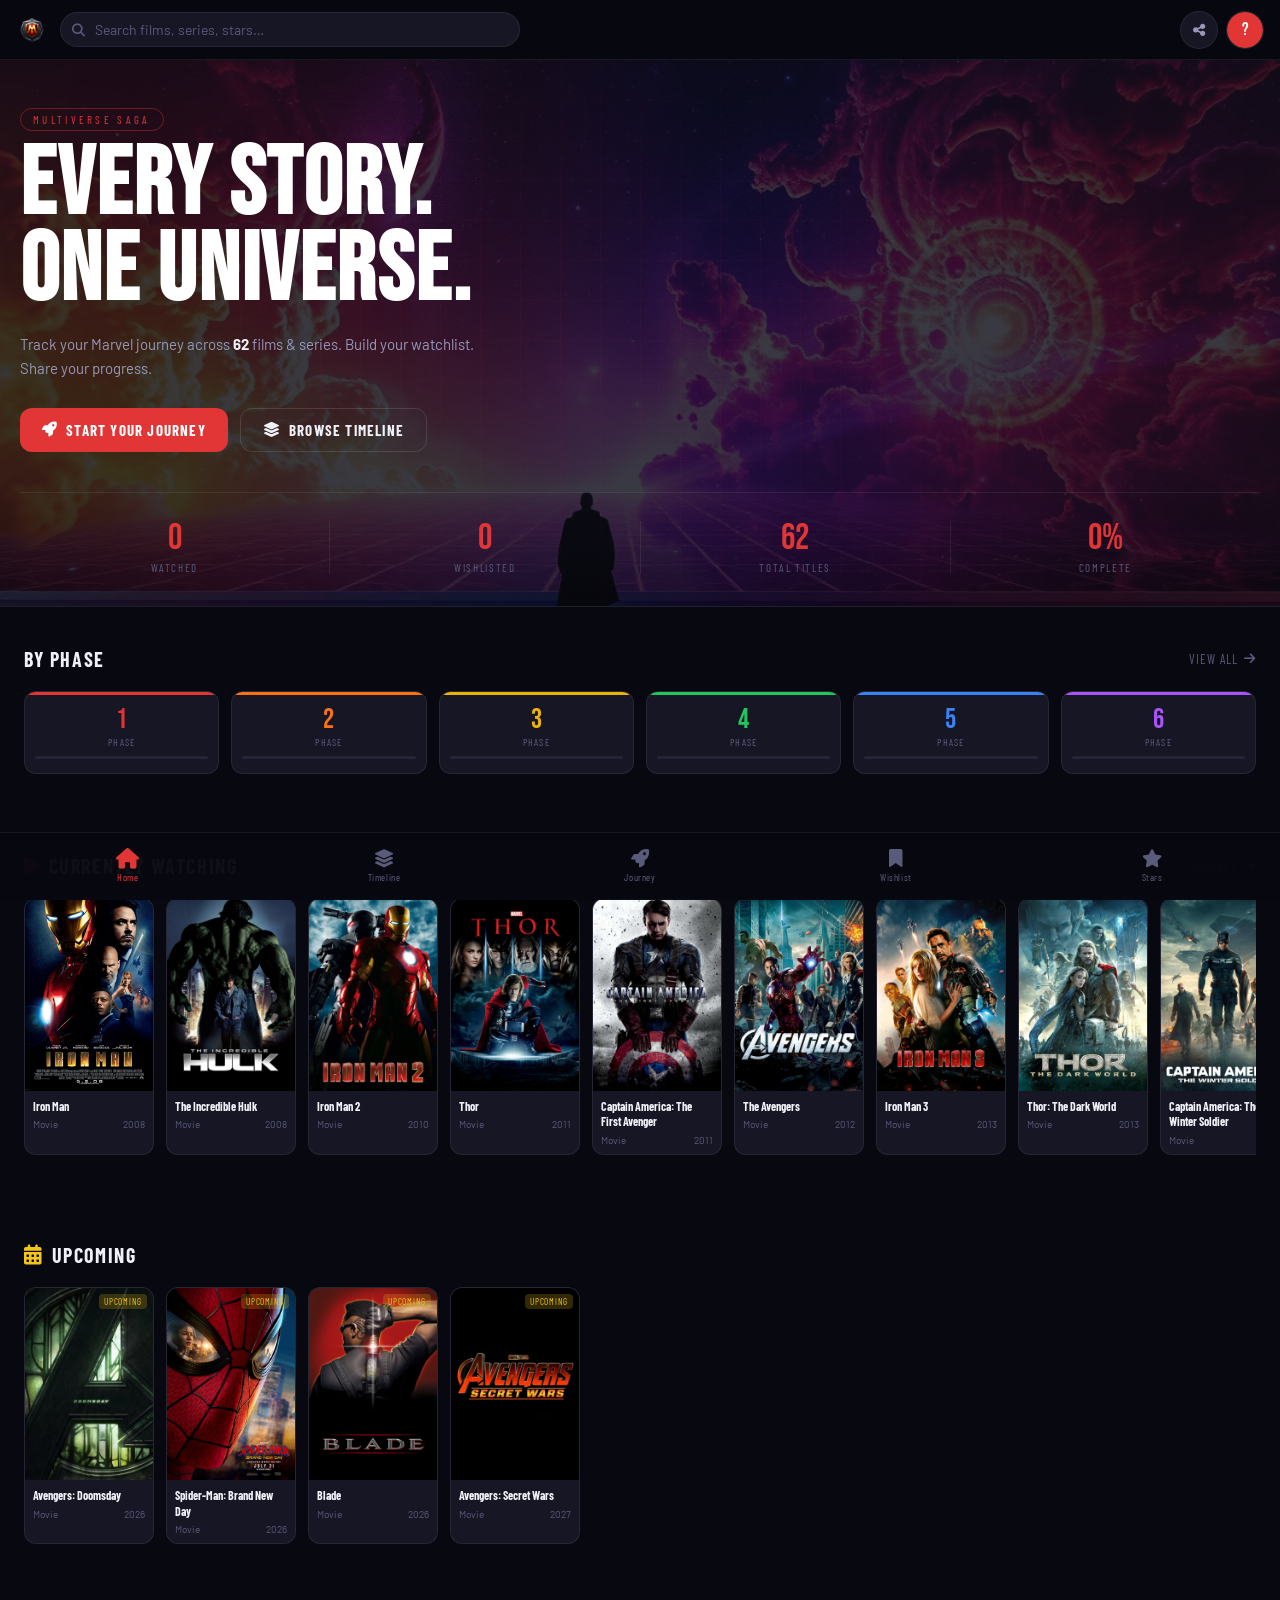
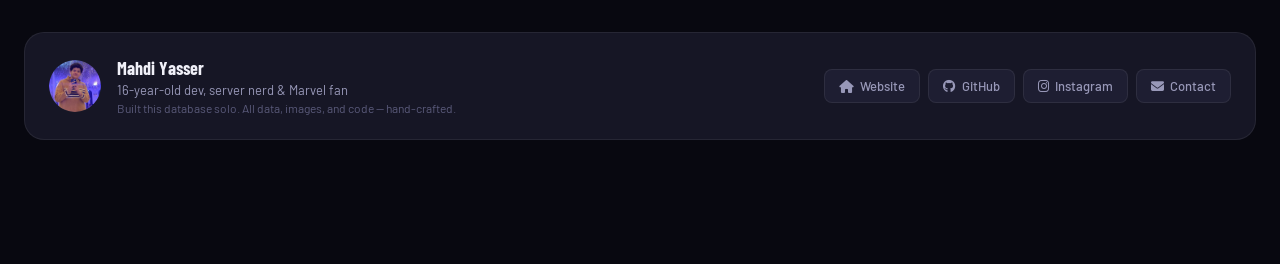
<file: index.html>
<!DOCTYPE html>
<html lang="en">
<head>
    <meta charset="UTF-8">
    <meta http-equiv="refresh" content="0; url=./app">
    <title>Redirecting...</title>
    <script type="text/javascript">
        window.location.href = "./app"
    </script>
</head>
<body>
    <p>If you are not redirected automatically, follow this <a href="./app">link to the app</a>.</p>
</body>
</html>
</file>
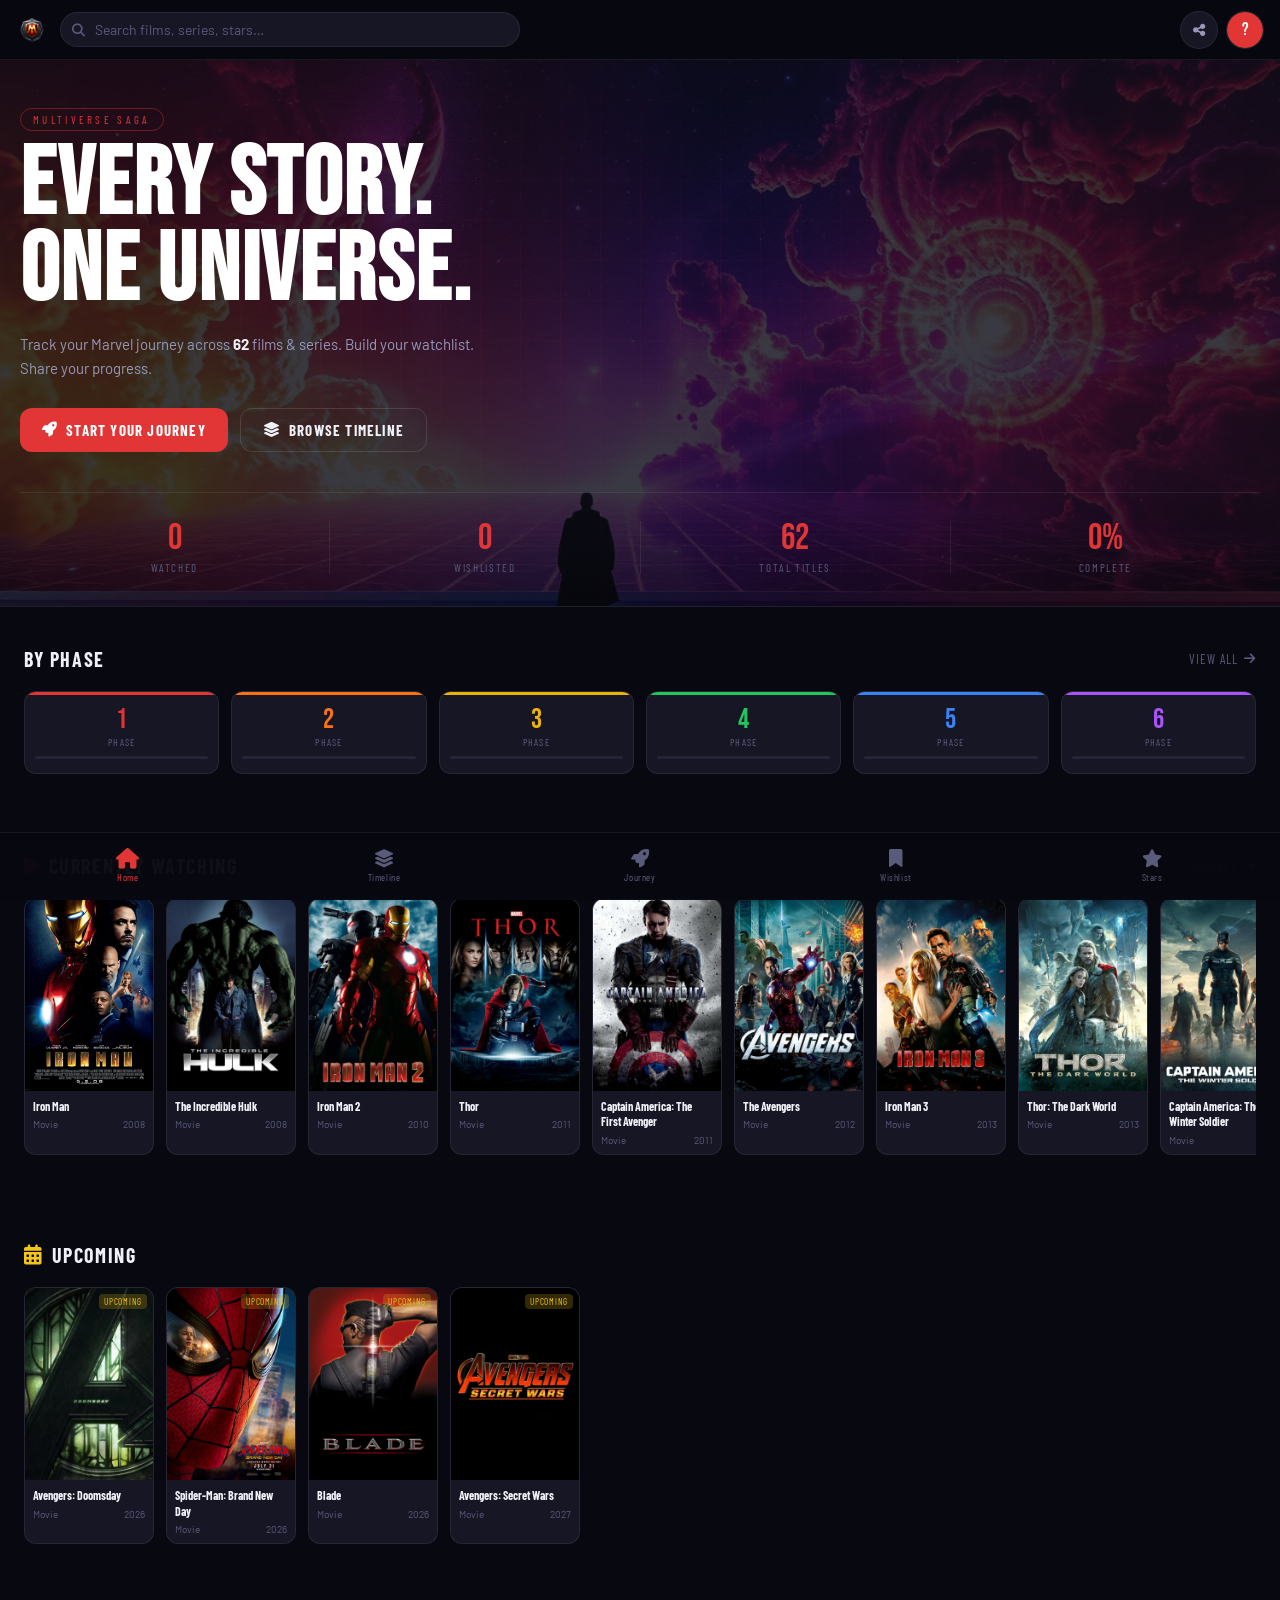
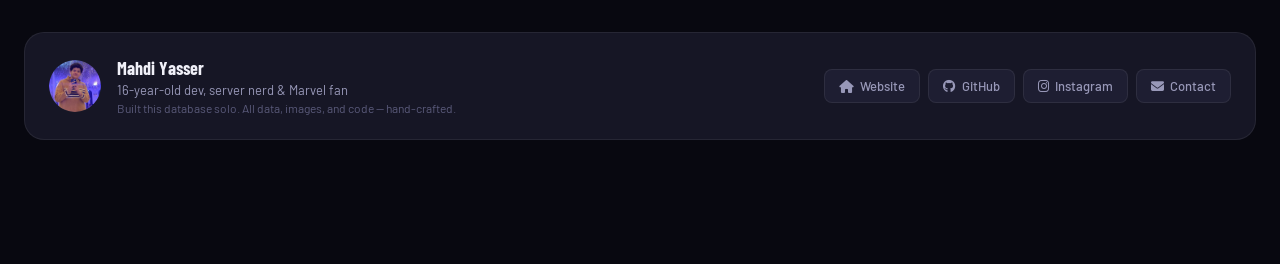
<file: app/index.html>
<!DOCTYPE html>
<html lang="en">
<head>
  <meta charset="UTF-8">
  <meta name="viewport" content="width=device-width, initial-scale=1.0, viewport-fit=cover">

  <!-- Primary Meta -->
  <title>MCU Universe — The Ultimate Marvel Tracker</title>
  <meta name="title" content="MCU Universe — The Ultimate Marvel Tracker">
  <meta name="description" content="Track every Marvel Cinematic Universe film & series. Build your watchlist, follow your journey, explore the cast. The definitive MCU database by Mahdi Yasser.">
  <meta name="author" content="Mahdi Yasser">
  <meta name="robots" content="index, follow">
  <meta name="keywords" content="MCU, Marvel, Cinematic Universe, Iron Man, Avengers, Disney+, tracker, watchlist, movies, series, Mahdi Yasser, Mahdi Yasser MCU">
  <meta name="theme-color" content="#0a0a0f">

  <!-- Open Graph -->
  <meta property="og:type" content="website">
  <meta property="og:url" content="https://mcu.mahdiyasser.com/app/">
  <meta property="og:title" content="MCU Universe — The Ultimate Marvel Tracker">
  <meta property="og:description" content="Track every MCU film & series. Build your watchlist, follow your journey, explore the cast. The definitive MCU database.">
  <meta property="og:image" content="https://mcu.mahdiyasser.com/assets/app/banner.png">
  <meta property="og:image:width" content="1200">
  <meta property="og:image:height" content="630">
  <meta property="og:site_name" content="MCU Universe">

  <!-- Twitter Card -->
  <meta name="twitter:card" content="summary_large_image">
  <meta name="twitter:url" content="https://mcu.mahdiyasser.com/app/">
  <meta name="twitter:title" content="MCU Universe — The Ultimate Marvel Tracker">
  <meta name="twitter:description" content="Track every MCU film & series. Build your watchlist, follow your journey, explore the cast.">
  <meta name="twitter:image" content="https://mcu.mahdiyasser.com/assets/app/banner.png">

  <!-- Canonical -->
  <link rel="canonical" href="https://mcu.mahdiyasser.com/app/">

  <!-- Favicon -->
  <link rel="icon" href="/favicon.ico">
  <link rel="apple-touch-icon" href="/favicon.ico">
  <link rel="shortcut icon" href="/favicon.ico">

  <!-- JSON-LD -->
  <script type="application/ld+json">
  {
    "@context": "https://schema.org",
    "@type": "WebSite",
    "name": "MCU Universe",
    "url": "https://mcu.mahdiyasser.com/",
    "description": "The definitive MCU tracker — films, series, cast, and your personal watching journey.",
    "author": {
      "@type": "Person",
      "name": "Mahdi Yasser",
      "url": "https://mahdiyasser.com/"
    }
  }
  </script>

  <!-- Fonts -->
  <link rel="preconnect" href="https://fonts.googleapis.com">
  <link rel="preconnect" href="https://fonts.gstatic.com" crossorigin>
  <link href="https://fonts.googleapis.com/css2?family=Bebas+Neue&family=Barlow:ital,wght@0,300;0,400;0,500;0,600;0,700;1,300;1,400&family=Barlow+Condensed:wght@300;400;500;600;700;800&display=swap" rel="stylesheet">

  <!-- Font Awesome -->
  <link rel="stylesheet" href="https://cdnjs.cloudflare.com/ajax/libs/font-awesome/6.5.1/css/all.min.css">

  <link rel="stylesheet" href="style.css">
</head>
<body>

<!-- ========== LOADING SCREEN ========== -->
<div id="loader">
  <div class="loader-inner">
    <div class="loader-arc"></div>
    <div class="loader-text">INITIALIZING</div>
    <div class="loader-sub">Marvel Cinematic Universe Database</div>
  </div>
</div>

<!-- ========== ACCOUNT PANEL ========== -->
<div id="account-panel" class="panel hidden">
  <div class="panel-backdrop" onclick="closePanel('account-panel')"></div>
  <div class="panel-box">
    <button class="panel-close" onclick="closePanel('account-panel')"><i class="fa-solid fa-xmark"></i></button>
    <div class="panel-header">
      <div class="panel-icon"><i class="fa-solid fa-user-shield"></i></div>
      <h2>Your Profile</h2>
    </div>
    <div id="account-content"></div>
  </div>
</div>

<!-- ========== IMPORT PANEL ========== -->
<div id="import-panel" class="panel hidden">
  <div class="panel-backdrop"></div>
  <div class="panel-box">
    <div class="panel-header">
      <div class="panel-icon import-icon"><i class="fa-solid fa-cloud-arrow-down"></i></div>
      <h2>Import Profile</h2>
      <p>Load this profile as your own on this device</p>
    </div>
    <div id="import-content"></div>
  </div>
</div>

<!-- ========== SHARE PANEL ========== -->
<div id="share-panel" class="panel hidden">
  <div class="panel-backdrop" onclick="closePanel('share-panel')"></div>
  <div class="panel-box">
    <button class="panel-close" onclick="closePanel('share-panel')"><i class="fa-solid fa-xmark"></i></button>
    <div class="panel-header">
      <div class="panel-icon share-icon"><i class="fa-solid fa-share-nodes"></i></div>
      <h2>Share Your Journey</h2>
      <p>Anyone with this link can view your progress</p>
    </div>
    <div id="share-content"></div>
  </div>
</div>

<!-- ========== DETAIL PANEL ========== -->
<div id="detail-panel" class="panel hidden">
  <div class="panel-backdrop" onclick="closePanel('detail-panel')"></div>
  <div class="panel-box panel-box--wide">
    <button class="panel-back hidden" id="detail-back-btn" onclick="modalGoBack()"><i class="fa-solid fa-arrow-left"></i></button>
    <button class="panel-close" onclick="closePanel('detail-panel')"><i class="fa-solid fa-xmark"></i></button>
    <div id="detail-content"></div>
  </div>
</div>

<!-- ========== STAR PANEL ========== -->
<div id="star-panel" class="panel hidden">
  <div class="panel-backdrop" onclick="closePanel('star-panel')"></div>
  <div class="panel-box">
    <button class="panel-back hidden" id="star-back-btn" onclick="modalGoBack()"><i class="fa-solid fa-arrow-left"></i></button>
    <button class="panel-close" onclick="closePanel('star-panel')"><i class="fa-solid fa-xmark"></i></button>
    <div id="star-content"></div>
  </div>
</div>

<!-- ========== TOAST ========== -->
<div id="toast-container"></div>

<!-- ========== HEADER ========== -->
<header id="site-header">
  <div class="header-inner">
    <a class="header-logo" href="#" onclick="switchTab('home'); return false;">
      <img src="/assets/app/logo.png" alt="MCU Universe" class="header-logo-img">
    </a>

    <div class="header-search-wrap" id="header-search-wrap">
      <i class="fa-solid fa-magnifying-glass search-icon"></i>
      <input type="text" id="global-search" placeholder="Search films, series, stars…" autocomplete="off">
      <div id="search-results-drop" class="search-drop hidden"></div>
    </div>

    <div class="header-actions">
      <button class="hdr-btn" onclick="openSharePanel()" title="Share Your Journey">
        <i class="fa-solid fa-share-nodes"></i>
      </button>
      <button class="hdr-btn hdr-account" onclick="openAccountPanel()" title="Profile">
        <span id="hdr-avatar"></span>
      </button>
    </div>
  </div>
</header>

<!-- ========== MAIN ========== -->
<main id="app">

  <!-- ===== TAB: HOME ===== -->
  <section id="tab-home" class="tab-section active">
    <div class="hero-banner">
      <div class="hero-banner-bg"></div>
    <div class="hero-bg-grid"></div>
      <div class="hero-content">
        <div class="hero-eyebrow"><span class="phase-badge">MULTIVERSE SAGA</span></div>
        <h1 class="hero-title">EVERY STORY.<br>ONE UNIVERSE.</h1>
        <p class="hero-sub">Track your Marvel journey across <strong id="hero-total">0</strong> films & series. Build your watchlist. Share your progress.</p>
        <div class="hero-cta-row">
          <button class="btn-primary" onclick="switchTab('journey')">
            <i class="fa-solid fa-rocket"></i> Start Your Journey
          </button>
          <button class="btn-ghost" onclick="switchTab('timeline')">
            <i class="fa-solid fa-layer-group"></i> Browse Timeline
          </button>
        </div>
      </div>
      <div class="hero-stats-row">
        <div class="hero-stat">
          <span id="stat-watched" class="stat-num">0</span>
          <span class="stat-label">Watched</span>
        </div>
        <div class="hero-stat">
          <span id="stat-wishlist" class="stat-num">0</span>
          <span class="stat-label">Wishlisted</span>
        </div>
        <div class="hero-stat">
          <span id="stat-total-home" class="stat-num">0</span>
          <span class="stat-label">Total Titles</span>
        </div>
        <div class="hero-stat">
          <span id="stat-pct" class="stat-num">0%</span>
          <span class="stat-label">Complete</span>
        </div>
      </div>
    </div>

    <!-- Quick Phase Overview -->
    <div class="section-wrap">
      <div class="section-header">
        <h2 class="section-title">By Phase</h2>
        <button class="section-link" onclick="switchTab('timeline')">View All <i class="fa-solid fa-arrow-right"></i></button>
      </div>
      <div id="phase-overview" class="phase-overview-grid"></div>
    </div>

    <!-- Currently Watching -->
    <div class="section-wrap" id="currently-watching-section">
      <div class="section-header">
        <h2 class="section-title"><i class="fa-solid fa-play txt-red"></i> Currently Watching</h2>
        <button class="section-link" onclick="switchTab('journey')">Journey <i class="fa-solid fa-arrow-right"></i></button>
      </div>
      <div id="currently-watching-list" class="cards-row"></div>
    </div>

    <!-- New & Upcoming -->
    <div class="section-wrap">
      <div class="section-header">
        <h2 class="section-title"><i class="fa-solid fa-calendar-days txt-gold"></i> Upcoming</h2>
      </div>
      <div id="upcoming-list" class="cards-row"></div>
    </div>

    <!-- About / Made By -->
    <div class="section-wrap">
      <div class="about-footer-card">
        <div class="afc-left">
          <img src="/assets/app/me.png" alt="Mahdi Yasser" class="afc-avatar afc-avatar-img">
          <div class="afc-text">
            <span class="afc-name">Mahdi Yasser</span>
            <span class="afc-role">16-year-old dev, server nerd &amp; Marvel fan <i class="fa-solid fa-spider"></i></span>
            <span class="afc-bio">Built this database solo. All data, images, and code — hand-crafted.</span>
          </div>
        </div>
        <div class="afc-links">
          <a href="https://mahdiyasser.com" target="_blank" class="afc-btn"><i class="fa-solid fa-house"></i> Website</a>
          <a href="https://github.com/Mahdiyasser" target="_blank" class="afc-btn"><i class="fa-brands fa-github"></i> GitHub</a>
          <a href="https://www.instagram.com/mahdiyasser1/" target="_blank" class="afc-btn"><i class="fa-brands fa-instagram"></i> Instagram</a>
          <a href="https://mahdiyasser.com/contact/" target="_blank" class="afc-btn afc-btn--red"><i class="fa-solid fa-envelope"></i> Contact</a>
        </div>
      </div>
    </div>
  </section>

  <!-- ===== TAB: TIMELINE ===== -->
  <section id="tab-timeline" class="tab-section">
    <div class="tab-hero-mini">
      <h1>MCU TIMELINE</h1>
      <p>Every title — in release or chronological order</p>
    </div>

    <div class="timeline-controls">
      <div class="order-toggle">
        <button class="order-btn active" id="btn-release" onclick="setOrder('release')">Release Order</button>
        <button class="order-btn" id="btn-chrono" onclick="setOrder('chrono')">Chronological</button>
      </div>
      <div class="filter-row">
        <!-- Filter buttons are injected from app.json timeline_filters -->
      </div>
    </div>

    <div id="timeline-phases" class="timeline-phases-wrap"></div>
  </section>

  <!-- ===== TAB: JOURNEY ===== -->
  <section id="tab-journey" class="tab-section">
    <div class="tab-hero-mini journey-hero-mini">
      <div class="journey-hero-content">
        <h1>YOUR JOURNEY</h1>
        <p>Track progress like a game. Level up through the MCU.</p>
      </div>
      <div class="journey-xp-bar-wrap">
        <div class="journey-level-badge" id="journey-level-badge">LVL 1</div>
        <div class="journey-xp-info">
          <span id="journey-xp-label">0 XP</span>
          <span id="journey-xp-next">Next: Recruit</span>
        </div>
        <div class="xp-bar-outer">
          <div class="xp-bar-inner" id="xp-bar-inner"></div>
        </div>
        <div class="journey-rank-name" id="journey-rank-name">Civilian</div>
      </div>
    </div>

    <!-- Journey Achievements -->
    <div class="section-wrap">
      <div class="section-header">
        <h2 class="section-title"><i class="fa-solid fa-trophy txt-gold"></i> Achievements</h2>
      </div>
      <div id="achievements-grid" class="achievements-grid"></div>
    </div>

    <!-- Journey Stats -->
    <div class="section-wrap">
      <div class="section-header">
        <h2 class="section-title"><i class="fa-solid fa-chart-bar txt-red"></i> Your Stats</h2>
      </div>
      <div id="journey-stats-grid" class="journey-stats-grid"></div>
    </div>

    <!-- Watch Queue -->
    <div class="section-wrap">
      <div class="section-header">
        <h2 class="section-title"><i class="fa-solid fa-list-check"></i> Watch Queue</h2>
        <button class="section-link" onclick="openNextToWatch()">Suggest Next <i class="fa-solid fa-wand-sparkles"></i></button>
      </div>
      <div id="watch-queue" class="timeline-phases-wrap"></div>
    </div>
  </section>

  <!-- ===== TAB: WISHLIST ===== -->
  <section id="tab-wishlist" class="tab-section">
    <div class="tab-hero-mini">
      <h1>WISHLIST</h1>
      <p>Titles you want to watch</p>
    </div>
    <div class="section-wrap">
      <div id="wishlist-grid" class="cards-grid-main"></div>
      <div id="wishlist-empty" class="empty-state hidden">
        <i class="fa-solid fa-bookmark"></i>
        <p>No wishlist items yet.</p>
        <small>Browse the Timeline and hit the bookmark button to add titles.</small>
      </div>
    </div>
  </section>

  <!-- ===== TAB: STARS ===== -->
  <section id="tab-stars" class="tab-section">
    <div class="tab-hero-mini">
      <h1>CAST & CREW</h1>
      <p id="stars-tab-count">Cast &amp; crew of the Marvel universe</p>
    </div>
    <div class="stars-controls">
      <input type="text" id="stars-search" placeholder="Search cast & crew…" oninput="filterStars(this.value)">
    </div>
    <div id="stars-grid" class="stars-grid"></div>
  </section>

</main>

<!-- ========== BOTTOM NAV ========== -->
<nav id="bottom-nav">
  <button class="nav-btn active" data-tab="home" onclick="switchTab('home')">
    <i class="fa-solid fa-house"></i>
    <span>Home</span>
  </button>
  <button class="nav-btn" data-tab="timeline" onclick="switchTab('timeline')">
    <i class="fa-solid fa-layer-group"></i>
    <span>Timeline</span>
  </button>
  <button class="nav-btn" data-tab="journey" onclick="switchTab('journey')">
    <i class="fa-solid fa-rocket"></i>
    <span>Journey</span>
  </button>
  <button class="nav-btn" data-tab="wishlist" onclick="switchTab('wishlist')">
    <i class="fa-solid fa-bookmark"></i>
    <span>Wishlist</span>
    <span id="wishlist-badge" class="nav-badge hidden">0</span>
  </button>
  <button class="nav-btn" data-tab="stars" onclick="switchTab('stars')">
    <i class="fa-solid fa-star"></i>
    <span>Stars</span>
  </button>
</nav>

<script src="script.js"></script>
</body>
</html>
</file>
<file: app/style.css>
/* =====================================================
   MCU UNIVERSE — style.css
   Author: Mahdi Yasser
   ===================================================== */

/* ── Variables ── */
:root {
  --red: #e23636;
  --red-dark: #b01e1e;
  --red-glow: rgba(226,54,54,0.35);
  --gold: #f5c518;
  --gold-dim: rgba(245,197,24,0.2);
  --blue: #1a8fe3;
  --blue-dim: rgba(26,143,227,0.2);
  --bg: #080810;
  --bg2: #0e0e1a;
  --bg3: #141428;
  --surface: #161625;
  --surface2: #1e1e32;
  --surface3: #242438;
  --border: rgba(255,255,255,0.07);
  --border2: rgba(255,255,255,0.12);
  --text: #f0f0f8;
  --text2: #9898b8;
  --text3: #5a5a7a;
  --white: #ffffff;
  --green: #22c55e;
  --orange: #f97316;
  --purple: #a855f7;

  /* Phase colors */
  --phase1: #e23636;
  --phase2: #f97316;
  --phase3: #eab308;
  --phase4: #22c55e;
  --phase5: #3b82f6;
  --phase6: #a855f7;

  --radius: 12px;
  --radius-sm: 8px;
  --radius-lg: 20px;
  --nav-h: 68px;
  --header-h: 60px;
  --transition: 0.22s cubic-bezier(0.4,0,0.2,1);
}

/* ── Reset ── */
*, *::before, *::after { box-sizing: border-box; margin: 0; padding: 0; }
html { scroll-behavior: smooth; font-size: 16px; }
body {
  font-family: 'Barlow', sans-serif;
  background: var(--bg);
  color: var(--text);
  min-height: 100dvh;
  overflow-x: hidden;
  padding-bottom: calc(var(--nav-h) + 16px);
  padding-top: var(--header-h);
}
a { color: inherit; text-decoration: none; }
img { display: block; max-width: 100%; }
button { cursor: pointer; border: none; background: none; font-family: inherit; color: inherit; }
input, textarea { font-family: inherit; }

/* ── Typography ── */
.font-display { font-family: 'Bebas Neue', sans-serif; letter-spacing: 0.04em; }
.font-condensed { font-family: 'Barlow Condensed', sans-serif; }

/* ── Utility ── */
.hidden { display: none !important; }
.txt-red { color: var(--red); }
.txt-gold { color: var(--gold); }
.txt-blue { color: var(--blue); }
.txt-green { color: var(--green); }

/* ============================================================
   LOADER
   ============================================================ */
#loader {
  position: fixed; inset: 0; z-index: 9999;
  background: var(--bg);
  display: flex; align-items: center; justify-content: center;
  transition: opacity 0.5s ease, visibility 0.5s ease;
}
#loader.fade-out { opacity: 0; visibility: hidden; pointer-events: none; }
.loader-inner { text-align: center; }
.loader-arc {
  width: 64px; height: 64px;
  border: 3px solid var(--surface3);
  border-top-color: var(--red);
  border-radius: 50%;
  margin: 0 auto 20px;
  animation: spin 0.8s linear infinite;
}
@keyframes spin { to { transform: rotate(360deg); } }
.loader-text {
  font-family: 'Bebas Neue', sans-serif;
  font-size: 22px;
  letter-spacing: 0.3em;
  color: var(--red);
}
.loader-sub {
  font-family: 'Barlow Condensed', sans-serif;
  font-size: 12px;
  letter-spacing: 0.2em;
  color: var(--text3);
  margin-top: 6px;
}

/* ============================================================
   HEADER
   ============================================================ */
#site-header {
  position: fixed; top: 0; left: 0; right: 0; z-index: 100;
  height: var(--header-h);
  background: rgba(8,8,16,0.95);
  border-bottom: 1px solid var(--border);
}
.header-inner {
  max-width: 1400px;
  margin: 0 auto;
  height: 100%;
  display: flex; align-items: center; gap: 12px;
  padding: 0 16px;
}
.header-logo {
  display: flex; align-items: baseline; gap: 3px;
  flex-shrink: 0;
}
.header-logo-img {
  height: 32px;
  width: auto;
  display: block;
  object-fit: contain;
}
.logo-m {
  font-family: 'Bebas Neue', sans-serif;
  font-size: 28px;
  color: var(--red);
  line-height: 1;
}
.logo-cu {
  font-family: 'Bebas Neue', sans-serif;
  font-size: 28px;
  color: var(--white);
  line-height: 1;
}
.logo-tag {
  font-family: 'Barlow Condensed', sans-serif;
  font-size: 10px;
  letter-spacing: 0.25em;
  color: var(--text3);
  margin-left: 6px;
  align-self: center;
}
.header-search-wrap {
  flex: 1;
  max-width: 460px;
  position: relative;
}
.search-icon {
  position: absolute; left: 12px; top: 50%; transform: translateY(-50%);
  color: var(--text3); font-size: 13px; pointer-events: none;
}
#global-search {
  width: 100%;
  background: var(--surface);
  border: 1px solid var(--border);
  border-radius: 100px;
  padding: 8px 14px 8px 34px;
  font-size: 14px;
  color: var(--text);
  outline: none;
  transition: border-color var(--transition);
}
#global-search:focus { border-color: var(--red); }
#global-search::placeholder { color: var(--text3); }
.search-drop {
  position: absolute; top: calc(100% + 6px); left: 0; right: 0;
  background: var(--surface2);
  border: 1px solid var(--border2);
  border-radius: var(--radius);
  overflow: hidden;
  z-index: 200;
  max-height: 380px;
  overflow-y: auto;
}
.search-item {
  display: flex; align-items: center; gap: 10px;
  padding: 10px 14px;
  cursor: pointer;
  transition: background var(--transition);
  border-bottom: 1px solid var(--border);
}
.search-item:last-child { border-bottom: none; }
.search-item:hover { background: var(--surface3); }
.search-item-img {
  width: 36px; height: 52px;
  border-radius: 4px;
  object-fit: cover;
  background: var(--surface3);
  flex-shrink: 0;
}
.search-item-img.star-thumb {
  width: 36px; height: 36px;
  border-radius: 50%;
}
.search-item-info { flex: 1; min-width: 0; }
.search-item-title {
  font-size: 13px; font-weight: 600;
  white-space: nowrap; overflow: hidden; text-overflow: ellipsis;
}
.search-item-sub { font-size: 11px; color: var(--text3); margin-top: 2px; }
.search-type-tag {
  font-family: 'Barlow Condensed', sans-serif;
  font-size: 10px; letter-spacing: 0.15em;
  padding: 2px 6px;
  border-radius: 4px;
  text-transform: uppercase;
  flex-shrink: 0;
}
.tag-movie { background: rgba(226,54,54,0.2); color: var(--red); }
.tag-series { background: rgba(26,143,227,0.2); color: var(--blue); }
.tag-special { background: rgba(245,197,24,0.2); color: var(--gold); }
.tag-star { background: rgba(168,85,247,0.2); color: var(--purple); }

.header-actions { display: flex; align-items: center; gap: 8px; margin-left: auto; }
.hdr-btn {
  width: 38px; height: 38px;
  display: flex; align-items: center; justify-content: center;
  border-radius: 50%;
  background: var(--surface);
  border: 1px solid var(--border);
  font-size: 14px;
  color: var(--text2);
  transition: all var(--transition);
}
.hdr-btn:hover { border-color: var(--red); color: var(--red); }
.hdr-account { overflow: hidden; }
#hdr-avatar {
  width: 36px; height: 36px;
  display: flex; align-items: center; justify-content: center;
  font-family: 'Bebas Neue', sans-serif;
  font-size: 18px;
  color: var(--white);
  background: var(--red);
  border-radius: 50%;
}

/* ============================================================
   BOTTOM NAV
   ============================================================ */
#bottom-nav {
  position: fixed; bottom: 0; left: 0; right: 0; z-index: 100;
  height: var(--nav-h);
  background: rgba(8,8,16,0.97);
  border-top: 1px solid var(--border);
  display: flex;
  safe-area-inset-bottom: env(safe-area-inset-bottom);
  padding-bottom: env(safe-area-inset-bottom, 0px);
}
.nav-btn {
  flex: 1;
  display: flex; flex-direction: column; align-items: center; justify-content: center;
  gap: 3px;
  font-size: 10px;
  font-family: 'Barlow Condensed', sans-serif;
  letter-spacing: 0.06em;
  color: var(--text3);
  transition: color var(--transition);
  position: relative;
}
.nav-btn i { font-size: 18px; transition: transform var(--transition); }
.nav-btn.active { color: var(--red); }
.nav-btn.active i { transform: scale(1.15); }
.nav-badge {
  position: absolute; top: 6px; right: calc(50% - 18px);
  min-width: 16px; height: 16px;
  background: var(--red);
  border-radius: 100px;
  font-size: 9px;
  font-weight: 700;
  display: flex; align-items: center; justify-content: center;
  padding: 0 4px;
  color: white;
}

/* ============================================================
   TABS
   ============================================================ */
.tab-section {
  display: none;
  animation: fadeIn 0.3s ease;
}
.tab-section.active { display: block; }
@keyframes fadeIn { from { opacity: 0; transform: translateY(8px); } to { opacity: 1; transform: none; } }

/* ============================================================
   HERO BANNER (Home)
   ============================================================ */
.hero-banner {
  position: relative;
  min-height: 460px;
  display: flex; flex-direction: column; justify-content: center;
  overflow: hidden;
  padding: 48px 20px 32px;
  background: var(--bg2);
  border-bottom: 1px solid var(--border);
}
.hero-banner-bg {
  position: absolute; inset: 0;
  background-image: url('/assets/app/banner.png');
  background-size: cover;
  background-position: center top;
  opacity: 0.18;
  pointer-events: none;
}
.hero-bg-grid {
  position: absolute; inset: 0; pointer-events: none;
  background-image:
    linear-gradient(rgba(226,54,54,0.04) 1px, transparent 1px),
    linear-gradient(90deg, rgba(226,54,54,0.04) 1px, transparent 1px);
  background-size: 40px 40px;
  mask-image: radial-gradient(ellipse 80% 80% at 50% 50%, black 20%, transparent 100%);
}
.hero-banner::before {
  content: '';
  position: absolute; bottom: -1px; left: 0; right: 0; height: 120px;
  background: linear-gradient(transparent, var(--bg));
  pointer-events: none;
}
.hero-content { position: relative; max-width: 600px; }
.hero-eyebrow { margin-bottom: 16px; }
.phase-badge {
  font-family: 'Barlow Condensed', sans-serif;
  font-size: 11px; letter-spacing: 0.3em;
  padding: 4px 12px;
  border: 1px solid rgba(226,54,54,0.4);
  border-radius: 100px;
  color: var(--red);
  text-transform: uppercase;
}
.hero-title {
  font-family: 'Bebas Neue', sans-serif;
  font-size: clamp(52px, 12vw, 96px);
  line-height: 0.9;
  letter-spacing: 0.02em;
  color: var(--white);
  margin-bottom: 16px;
}
.hero-sub {
  font-size: 15px;
  color: var(--text2);
  line-height: 1.6;
  margin-bottom: 28px;
  max-width: 480px;
}
.hero-sub strong { color: var(--text); }
.hero-cta-row { display: flex; gap: 12px; flex-wrap: wrap; }
.btn-primary {
  display: inline-flex; align-items: center; gap: 8px;
  background: var(--red);
  color: white;
  font-family: 'Barlow Condensed', sans-serif;
  font-size: 15px; font-weight: 700; letter-spacing: 0.08em;
  padding: 12px 22px;
  border-radius: var(--radius);
  transition: all var(--transition);
  text-transform: uppercase;
}
.btn-primary:hover { background: var(--red-dark); transform: translateY(-1px); }
.btn-ghost {
  display: inline-flex; align-items: center; gap: 8px;
  background: transparent;
  color: var(--text);
  border: 1px solid var(--border2);
  font-family: 'Barlow Condensed', sans-serif;
  font-size: 15px; font-weight: 700; letter-spacing: 0.08em;
  padding: 12px 22px;
  border-radius: var(--radius);
  transition: all var(--transition);
  text-transform: uppercase;
}
.btn-ghost:hover { border-color: var(--text2); background: var(--surface); }
.hero-stats-row {
  position: relative;
  display: flex; gap: 0;
  margin-top: 40px;
  padding-top: 28px;
  border-top: 1px solid var(--border);
}
.hero-stat {
  flex: 1;
  text-align: center;
  border-right: 1px solid var(--border);
}
.hero-stat:last-child { border-right: none; }
.stat-num {
  display: block;
  font-family: 'Bebas Neue', sans-serif;
  font-size: 36px;
  color: var(--red);
  line-height: 1;
}
.stat-label {
  display: block;
  font-family: 'Barlow Condensed', sans-serif;
  font-size: 11px; letter-spacing: 0.15em;
  color: var(--text3);
  text-transform: uppercase;
  margin-top: 4px;
}

/* ============================================================
   SECTION WRAP
   ============================================================ */
.section-wrap {
  padding: 32px 16px;
  max-width: 1400px;
  margin: 0 auto;
}
.section-header {
  display: flex; align-items: center; justify-content: space-between;
  margin-bottom: 20px;
}
.section-title {
  font-family: 'Barlow Condensed', sans-serif;
  font-size: 20px; font-weight: 700; letter-spacing: 0.08em;
  text-transform: uppercase;
  display: flex; align-items: center; gap: 8px;
}
.section-link {
  font-family: 'Barlow Condensed', sans-serif;
  font-size: 13px; letter-spacing: 0.08em;
  color: var(--text3);
  display: flex; align-items: center; gap: 6px;
  transition: color var(--transition);
  text-transform: uppercase;
}
.section-link:hover { color: var(--red); }

/* ============================================================
   PHASE OVERVIEW GRID (Home)
   ============================================================ */
.phase-overview-grid {
  display: grid;
  grid-template-columns: repeat(3, 1fr);
  gap: 12px;
}
@media (min-width: 640px) {
  .phase-overview-grid { grid-template-columns: repeat(6, 1fr); }
}
.phase-overview-card {
  background: var(--surface);
  border: 1px solid var(--border);
  border-radius: var(--radius);
  padding: 14px 10px;
  text-align: center;
  cursor: pointer;
  transition: all var(--transition);
  position: relative;
  overflow: hidden;
}
.phase-overview-card::before {
  content: '';
  position: absolute; top: 0; left: 0; right: 0;
  height: 3px;
}
.phase-overview-card[data-phase="phase_1"]::before { background: var(--phase1); }
.phase-overview-card[data-phase="phase_2"]::before { background: var(--phase2); }
.phase-overview-card[data-phase="phase_3"]::before { background: var(--phase3); }
.phase-overview-card[data-phase="phase_4"]::before { background: var(--phase4); }
.phase-overview-card[data-phase="phase_5"]::before { background: var(--phase5); }
.phase-overview-card[data-phase="phase_6"]::before { background: var(--phase6); }
.phase-overview-card:hover { border-color: var(--border2); transform: translateY(-2px); }
.poc-num {
  font-family: 'Bebas Neue', sans-serif;
  font-size: 28px;
  line-height: 1;
}
.poc-label {
  font-family: 'Barlow Condensed', sans-serif;
  font-size: 10px; letter-spacing: 0.12em;
  color: var(--text3);
  text-transform: uppercase;
  margin-top: 2px;
}
.poc-progress {
  margin-top: 8px;
  height: 3px;
  background: var(--surface3);
  border-radius: 100px;
  overflow: hidden;
}
.poc-progress-fill {
  height: 100%;
  border-radius: 100px;
  transition: width 0.8s ease;
}

/* ============================================================
   CARDS ROW (horizontal scroll)
   ============================================================ */
.cards-row {
  display: flex; gap: 12px;
  overflow-x: auto;
  padding-bottom: 8px;
  scrollbar-width: none;
}
.cards-row::-webkit-scrollbar { display: none; }

/* ============================================================
   MCU CARD
   ============================================================ */
.mcu-card {
  flex-shrink: 0;
  width: 130px;
  background: var(--surface);
  border: 1px solid var(--border);
  border-radius: var(--radius);
  overflow: hidden;
  cursor: pointer;
  transition: all var(--transition);
  position: relative;
}
.mcu-card:hover { transform: translateY(-4px); border-color: var(--border2); }
.mcu-card.watched { border-color: rgba(34,197,94,0.3); }
.mcu-card.wishlisted { border-color: rgba(245,197,24,0.3); }
.mcu-card-poster {
  width: 100%; aspect-ratio: 2/3;
  object-fit: cover;
  background: var(--surface3);
  display: block;
}
.mcu-card-body { padding: 8px; }
.mcu-card-title {
  font-family: 'Barlow Condensed', sans-serif;
  font-size: 12px; font-weight: 700;
  line-height: 1.3;
  margin-bottom: 4px;
  display: -webkit-box;
  -webkit-line-clamp: 2;
  -webkit-box-orient: vertical;
  overflow: hidden;
}
.mcu-card-meta {
  font-size: 10px; color: var(--text3);
  display: flex; align-items: center; justify-content: space-between;
}
.mcu-card-badges {
  position: absolute; top: 6px; left: 6px;
  display: flex; flex-direction: column; gap: 3px;
}
.card-badge {
  width: 20px; height: 20px;
  border-radius: 50%;
  display: flex; align-items: center; justify-content: center;
  font-size: 9px;
}
.badge-watched { background: var(--green); color: #000; }
.badge-wishlist { background: var(--gold); color: #000; }
.mcu-card-upcoming-tag {
  position: absolute; top: 6px; right: 6px;
  font-family: 'Barlow Condensed', sans-serif;
  font-size: 9px; letter-spacing: 0.1em;
  padding: 2px 5px;
  background: rgba(245,197,24,0.2);
  color: var(--gold);
  border-radius: 4px;
  text-transform: uppercase;
}
/* In wishlist tab, move the upcoming tag to bottom-center so it doesn't overlap the wishlist icon */
#wishlist-grid .mcu-card-upcoming-tag {
  top: auto; right: auto;
  bottom: 8px; left: 50%; transform: translateX(-50%);
  white-space: nowrap;
}

/* ============================================================
   ABOUT FOOTER CARD
   ============================================================ */
.about-footer-card {
  background: var(--surface);
  border: 1px solid var(--border);
  border-radius: var(--radius-lg);
  padding: 24px;
  display: flex; flex-direction: column; gap: 20px;
}
@media (min-width: 640px) {
  .about-footer-card { flex-direction: row; align-items: center; justify-content: space-between; }
}
.afc-left { display: flex; align-items: center; gap: 16px; }
.afc-avatar {
  width: 52px; height: 52px;
  border-radius: 50%;
  background: var(--red);
  display: flex; align-items: center; justify-content: center;
  font-family: 'Bebas Neue', sans-serif;
  font-size: 26px;
  flex-shrink: 0;
}
.afc-avatar-img {
  object-fit: cover;
  object-position: top;
  background: var(--surface3);
}
.afc-text { display: flex; flex-direction: column; gap: 3px; }
.afc-name { font-family: 'Barlow Condensed', sans-serif; font-size: 18px; font-weight: 700; }
.afc-role { font-size: 13px; color: var(--text2); }
.afc-bio { font-size: 12px; color: var(--text3); }
.afc-links { display: grid; grid-template-columns: 1fr 1fr; gap: 8px; }
@media (min-width: 640px) { .afc-links { display: flex; flex-wrap: wrap; } }
.afc-btn {
  display: inline-flex; align-items: center; gap: 6px;
  padding: 8px 14px;
  border-radius: var(--radius-sm);
  background: var(--surface2);
  border: 1px solid var(--border);
  font-size: 13px; font-weight: 500;
  color: var(--text2);
  transition: all var(--transition);
}
.afc-btn:hover { color: var(--text); border-color: var(--border2); }
.afc-btn--red { background: rgba(226,54,54,0.15); border-color: rgba(226,54,54,0.3); color: var(--red); }
.afc-btn--red:hover { background: rgba(226,54,54,0.25); }

/* ============================================================
   TAB HERO MINI
   ============================================================ */
.tab-hero-mini {
  padding: 36px 20px 28px;
  background: var(--bg2);
  border-bottom: 1px solid var(--border);
  position: relative;
  overflow: hidden;
}
.tab-hero-mini::after {
  content: '';
  position: absolute; bottom: 0; left: 0; right: 0; height: 1px;
  background: linear-gradient(90deg, transparent, var(--red), transparent);
}
.tab-hero-mini h1 {
  font-family: 'Bebas Neue', sans-serif;
  font-size: clamp(36px, 8vw, 60px);
  letter-spacing: 0.04em;
  line-height: 1;
}
.tab-hero-mini p {
  font-size: 14px; color: var(--text2);
  margin-top: 6px;
}

/* ============================================================
   TIMELINE
   ============================================================ */
.timeline-controls {
  padding: 20px 16px 0;
  max-width: 1400px; margin: 0 auto;
  display: flex; flex-direction: column; gap: 12px;
}
.order-toggle {
  display: flex;
  background: var(--surface);
  border: 1px solid var(--border);
  border-radius: var(--radius);
  padding: 3px;
  width: fit-content;
}
.order-btn {
  font-family: 'Barlow Condensed', sans-serif;
  font-size: 13px; font-weight: 600; letter-spacing: 0.06em;
  padding: 8px 18px;
  border-radius: var(--radius-sm);
  transition: all var(--transition);
  color: var(--text3);
  text-transform: uppercase;
}
.order-btn.active { background: var(--red); color: white; }
.filter-row { display: flex; gap: 8px; flex-wrap: wrap; }
.filter-btn {
  font-family: 'Barlow Condensed', sans-serif;
  font-size: 12px; letter-spacing: 0.08em;
  padding: 6px 14px;
  border-radius: 100px;
  border: 1px solid var(--border);
  background: var(--surface);
  color: var(--text3);
  transition: all var(--transition);
  text-transform: uppercase;
}
.filter-btn.active { border-color: var(--red); color: var(--red); background: rgba(226,54,54,0.1); }

.timeline-phases-wrap {
  padding: 24px 16px;
  max-width: 1400px; margin: 0 auto;
  display: flex; flex-direction: column; gap: 40px;
}

/* Phase group */
.phase-group {}
.phase-group-header {
  display: flex; align-items: center; gap: 12px;
  margin-bottom: 20px;
  padding-bottom: 12px;
  border-bottom: 1px solid var(--border);
}
.phase-color-dot {
  width: 10px; height: 10px;
  border-radius: 50%;
  flex-shrink: 0;
}
.phase-group-title {
  font-family: 'Bebas Neue', sans-serif;
  font-size: 22px; letter-spacing: 0.06em;
}
.phase-group-saga {
  font-family: 'Barlow Condensed', sans-serif;
  font-size: 11px; letter-spacing: 0.2em;
  color: var(--text3);
  text-transform: uppercase;
  margin-left: auto;
}
.phase-group-progress {
  font-family: 'Barlow Condensed', sans-serif;
  font-size: 12px; color: var(--text3);
}

.phase-entries-grid {
  display: grid;
  grid-template-columns: repeat(auto-fill, minmax(110px, 1fr));
  gap: 12px;
}
@media (min-width: 480px) {
  .phase-entries-grid { grid-template-columns: repeat(auto-fill, minmax(130px, 1fr)); }
}
@media (min-width: 768px) {
  .phase-entries-grid { grid-template-columns: repeat(auto-fill, minmax(150px, 1fr)); }
}

/* Full MCU Card (grid version) */
.mcu-card-full {
  background: var(--surface);
  border: 1px solid var(--border);
  border-radius: var(--radius);
  overflow: hidden;
  cursor: pointer;
  transition: all var(--transition);
  position: relative;
}
.mcu-card-full:hover { transform: translateY(-4px); border-color: var(--border2); box-shadow: 0 8px 24px rgba(0,0,0,0.4); }
.mcu-card-full.watched { border-color: rgba(34,197,94,0.4); }
.mcu-card-full.wishlisted { border-color: rgba(245,197,24,0.4); }
.mcu-card-full.upcoming { opacity: 0.7; }
.card-poster-wrap { position: relative; }
.mcu-card-full .mcu-card-poster {
  width: 100%; aspect-ratio: 2/3;
  object-fit: cover;
  background: var(--surface3);
}
.card-actions {
  position: absolute; bottom: 0; left: 0; right: 0;
  display: flex;
  opacity: 0;
  transition: opacity var(--transition);
  background: linear-gradient(transparent, rgba(0,0,0,0.85));
  padding: 12px 8px 8px;
}
.mcu-card-full:hover .card-actions { opacity: 1; }
@media (hover: none) {
  .card-actions { opacity: 1; }
}
.card-action-btn {
  flex: 1;
  height: 30px;
  display: flex; align-items: center; justify-content: center;
  border-radius: var(--radius-sm);
  font-size: 13px;
  transition: all var(--transition);
}
.card-action-btn.watch-btn {
  background: rgba(34,197,94,0.2);
  color: var(--green);
  border: 1px solid rgba(34,197,94,0.3);
  margin-right: 4px;
}
.card-action-btn.watch-btn:hover { background: var(--green); color: #000; }
.card-action-btn.wish-btn {
  background: rgba(245,197,24,0.2);
  color: var(--gold);
  border: 1px solid rgba(245,197,24,0.3);
}
.card-action-btn.wish-btn:hover { background: var(--gold); color: #000; }
.card-action-btn.watched-active { background: var(--green); color: #000; }
.card-action-btn.wished-active { background: var(--gold); color: #000; }
.mcu-card-full .mcu-card-body {
  padding: 10px;
}
.mcu-card-full .mcu-card-title {
  font-family: 'Barlow Condensed', sans-serif;
  font-size: 13px; font-weight: 700;
  line-height: 1.3;
  display: -webkit-box;
  -webkit-line-clamp: 2;
  -webkit-box-orient: vertical;
  overflow: hidden;
  margin-bottom: 6px;
}
.card-type-row {
  display: flex; align-items: center; justify-content: space-between;
  gap: 4px;
}
.card-type-label {
  font-family: 'Barlow Condensed', sans-serif;
  font-size: 10px; letter-spacing: 0.1em;
  color: var(--text3);
  text-transform: uppercase;
}
.card-year {
  font-family: 'Barlow Condensed', sans-serif;
  font-size: 10px; color: var(--text3);
}
.card-watched-indicator {
  position: absolute; top: 6px; left: 6px;
  width: 22px; height: 22px;
  border-radius: 50%;
  background: var(--green);
  color: #000;
  display: flex; align-items: center; justify-content: center;
  font-size: 10px;
}
.card-wish-indicator {
  position: absolute; top: 6px; right: 6px;
  width: 22px; height: 22px;
  border-radius: 50%;
  background: var(--gold);
  color: #000;
  display: flex; align-items: center; justify-content: center;
  font-size: 10px;
}

/* ============================================================
   JOURNEY TAB
   ============================================================ */
.journey-hero-mini {
  padding: 36px 20px 0;
}
.journey-hero-content { margin-bottom: 24px; }
.journey-xp-bar-wrap {
  background: var(--surface);
  border: 1px solid var(--border);
  border-radius: var(--radius);
  padding: 16px 20px;
  display: flex;
  flex-direction: column;
  gap: 8px;
  margin-bottom: 0;
}
.journey-level-badge {
  font-family: 'Bebas Neue', sans-serif;
  font-size: 14px; letter-spacing: 0.2em;
  color: var(--gold);
  border: 1px solid var(--gold-dim);
  padding: 3px 10px;
  border-radius: 4px;
  width: fit-content;
}
.journey-xp-info {
  display: flex; justify-content: space-between;
  font-family: 'Barlow Condensed', sans-serif;
  font-size: 13px; color: var(--text3);
}
.xp-bar-outer {
  height: 6px;
  background: var(--surface3);
  border-radius: 100px;
  overflow: hidden;
}
.xp-bar-inner {
  height: 100%;
  background: linear-gradient(90deg, var(--gold), var(--red));
  border-radius: 100px;
  transition: width 1s cubic-bezier(0.4,0,0.2,1);
  width: 0%;
}
.journey-rank-name {
  font-family: 'Bebas Neue', sans-serif;
  font-size: 18px; letter-spacing: 0.08em;
  color: var(--gold);
}

/* Achievements */
.achievements-grid {
  display: grid;
  grid-template-columns: repeat(auto-fill, minmax(160px, 1fr));
  gap: 12px;
}
.achievement-card {
  background: var(--surface);
  border: 1px solid var(--border);
  border-radius: var(--radius);
  padding: 16px;
  text-align: center;
  transition: all var(--transition);
}
.achievement-card.unlocked {
  border-color: rgba(245,197,24,0.4);
  background: rgba(245,197,24,0.05);
}
.achievement-card.locked { opacity: 0.5; }
.achievement-icon { font-size: 32px; margin-bottom: 8px; }
.achievement-name {
  font-family: 'Barlow Condensed', sans-serif;
  font-size: 13px; font-weight: 700; letter-spacing: 0.06em;
  text-transform: uppercase;
  margin-bottom: 4px;
}
.achievement-desc { font-size: 11px; color: var(--text3); line-height: 1.4; }
.achievement-check {
  display: inline-flex; align-items: center; justify-content: center;
  width: 18px; height: 18px;
  background: var(--gold);
  color: #000;
  border-radius: 50%;
  font-size: 9px;
  margin-top: 8px;
}
.achievement-xp-badge {
  display: inline-block;
  margin-top: 6px;
  padding: 2px 7px;
  border-radius: 20px;
  font-size: 10px;
  font-weight: 700;
  font-family: 'Barlow Condensed', sans-serif;
  letter-spacing: 0.05em;
  background: rgba(245,197,24,0.12);
  color: var(--gold);
  border: 1px solid rgba(245,197,24,0.25);
  opacity: 0.6;
  transition: all var(--transition);
}
.achievement-xp-badge.earned {
  opacity: 1;
  background: rgba(245,197,24,0.2);
  border-color: rgba(245,197,24,0.5);
  box-shadow: 0 0 8px rgba(245,197,24,0.2);
}

/* Journey stats */
.journey-stats-grid {
  display: grid;
  grid-template-columns: repeat(2, 1fr);
  gap: 12px;
}
@media (min-width: 480px) {
  .journey-stats-grid { grid-template-columns: repeat(4, 1fr); }
}
.j-stat-card {
  background: var(--surface);
  border: 1px solid var(--border);
  border-radius: var(--radius);
  padding: 16px;
  text-align: center;
}
.j-stat-num {
  font-family: 'Bebas Neue', sans-serif;
  font-size: 36px;
  color: var(--red);
  line-height: 1;
  display: block;
}
.j-stat-label {
  font-family: 'Barlow Condensed', sans-serif;
  font-size: 11px; letter-spacing: 0.12em;
  color: var(--text3);
  text-transform: uppercase;
  margin-top: 4px;
  display: block;
}

/* Watch Queue */
.queue-phase-group { margin-bottom: 32px; }
.queue-phase-title {
  font-family: 'Bebas Neue', sans-serif;
  font-size: 16px; letter-spacing: 0.1em;
  color: var(--text3);
  text-transform: uppercase;
  margin-bottom: 12px;
  padding-bottom: 8px;
  border-bottom: 1px solid var(--border);
}
.queue-entry {
  display: flex; align-items: center; gap: 12px;
  padding: 12px;
  background: var(--surface);
  border: 1px solid var(--border);
  border-radius: var(--radius-sm);
  margin-bottom: 8px;
  cursor: pointer;
  transition: all var(--transition);
}
.queue-entry:hover { border-color: var(--border2); }
.queue-entry.watched-entry { opacity: 0.4; }
.queue-num {
  font-family: 'Bebas Neue', sans-serif;
  font-size: 22px;
  color: var(--text3);
  min-width: 28px;
  text-align: center;
}
.queue-poster {
  width: 40px; height: 58px;
  border-radius: 4px;
  object-fit: cover;
  background: var(--surface3);
  flex-shrink: 0;
}
.queue-info { flex: 1; min-width: 0; }
.queue-title {
  font-family: 'Barlow Condensed', sans-serif;
  font-size: 14px; font-weight: 700;
  white-space: nowrap; overflow: hidden; text-overflow: ellipsis;
}
.queue-meta { font-size: 11px; color: var(--text3); margin-top: 2px; }
.queue-actions { display: flex; gap: 6px; }
.queue-btn {
  width: 32px; height: 32px;
  border-radius: 50%;
  display: flex; align-items: center; justify-content: center;
  font-size: 12px;
  border: 1px solid var(--border);
  transition: all var(--transition);
}
.queue-btn.watch-q { color: var(--green); border-color: rgba(34,197,94,0.3); }
.queue-btn.watch-q:hover,
.queue-btn.watch-q.active { background: var(--green); color: #000; border-color: var(--green); }
.queue-btn.wish-q { color: var(--gold); border-color: rgba(245,197,24,0.3); }
.queue-btn.wish-q:hover,
.queue-btn.wish-q.active { background: var(--gold); color: #000; border-color: var(--gold); }

/* ============================================================
   WISHLIST
   ============================================================ */
.cards-grid-main {
  display: grid;
  grid-template-columns: repeat(auto-fill, minmax(130px, 1fr));
  gap: 14px;
}
.empty-state {
  text-align: center;
  padding: 60px 20px;
  color: var(--text3);
}
.empty-state i { font-size: 48px; margin-bottom: 16px; display: block; }
.empty-state p { font-size: 16px; margin-bottom: 8px; }
.empty-state small { font-size: 13px; }

/* ============================================================
   STARS
   ============================================================ */
.stars-controls {
  padding: 20px 16px 0;
  max-width: 1400px; margin: 0 auto;
}
#stars-search {
  width: 100%;
  background: var(--surface);
  border: 1px solid var(--border);
  border-radius: var(--radius);
  padding: 12px 16px;
  font-size: 14px;
  color: var(--text);
  outline: none;
  transition: border-color var(--transition);
}
#stars-search:focus { border-color: var(--red); }
#stars-search::placeholder { color: var(--text3); }
.stars-grid {
  display: grid;
  grid-template-columns: repeat(auto-fill, minmax(100px, 1fr));
  gap: 12px;
  padding: 20px 16px;
  max-width: 1400px; margin: 0 auto;
}
@media (min-width: 480px) {
  .stars-grid { grid-template-columns: repeat(auto-fill, minmax(120px, 1fr)); }
}
.star-card {
  background: var(--surface);
  border: 1px solid var(--border);
  border-radius: var(--radius);
  overflow: hidden;
  cursor: pointer;
  transition: all var(--transition);
  text-align: center;
}
.star-card:hover { transform: translateY(-3px); border-color: var(--border2); }
.star-card-img {
  width: 100%; aspect-ratio: 2/3;
  object-fit: cover; object-position: top;
  background: var(--surface3);
  display: block;
}
.star-card-body { padding: 8px 6px; }
.star-card-name {
  font-family: 'Barlow Condensed', sans-serif;
  font-size: 12px; font-weight: 700;
  line-height: 1.3;
  display: -webkit-box;
  -webkit-line-clamp: 2;
  -webkit-box-orient: vertical;
  overflow: hidden;
}
.star-card-char {
  font-size: 10px; color: var(--text3);
  margin-top: 2px;
  white-space: nowrap; overflow: hidden; text-overflow: ellipsis;
}
.star-appearances {
  font-family: 'Barlow Condensed', sans-serif;
  font-size: 10px; color: var(--red);
  margin-top: 3px;
}

/* ─── Detail Panel — new data sections ─────────────────── */
.detail-genres-row {
  display: flex; flex-wrap: wrap; gap: 6px; margin-top: 4px;
}
.detail-genre-tag {
  background: rgba(255,255,255,0.07);
  border: 1px solid var(--border);
  border-radius: 20px;
  padding: 3px 10px;
  font-size: 11px; color: var(--text2);
  font-family: 'Barlow Condensed', sans-serif; font-weight: 600; letter-spacing: .4px;
}
.detail-boxoffice-row {
  display: flex; gap: 12px; flex-wrap: wrap; margin-top: 6px;
}
.detail-bo-item {
  background: var(--surface2);
  border: 1px solid var(--border);
  border-radius: var(--radius);
  padding: 8px 14px;
  display: flex; flex-direction: column; gap: 2px; min-width: 90px;
}
.detail-bo-label {
  font-size: 10px; color: var(--text3); font-family: 'Barlow Condensed', sans-serif;
  letter-spacing: .5px; text-transform: uppercase;
}
.detail-bo-val {
  font-size: 16px; font-weight: 700; font-family: 'Barlow Condensed', sans-serif; color: var(--text);
}
/* ─── Star detail meta row ──────────────────────────────── */
.star-detail-meta {
  display: flex; flex-direction: column; gap: 4px; margin-top: 6px;
}
.star-detail-meta span {
  font-size: 12px; color: var(--text3);
}

/* ============================================================
   PANELS
   ============================================================ */
.panel {
  position: fixed; inset: 0; z-index: 500;
  display: flex; align-items: flex-end; justify-content: center;
}
@media (min-width: 640px) {
  .panel { align-items: center; }
}
.panel-backdrop {
  position: absolute; inset: 0;
  background: rgba(0,0,0,0.7);
  animation: fadeIn 0.2s ease;
}
.panel-box {
  position: relative;
  background: var(--bg2);
  border: 1px solid var(--border2);
  border-radius: var(--radius-lg) var(--radius-lg) 0 0;
  width: 100%;
  max-height: 90dvh;
  overflow-y: auto;
  scrollbar-width: thin;
  scrollbar-color: var(--surface3) transparent;
  animation: slideUp 0.3s cubic-bezier(0.4,0,0.2,1);
  padding-bottom: env(safe-area-inset-bottom, 0px);
}
@media (min-width: 640px) {
  .panel-box {
    border-radius: var(--radius-lg);
    max-width: 680px;
    max-height: 88dvh;
    box-shadow: 0 32px 80px rgba(0,0,0,0.6), 0 0 0 1px rgba(255,255,255,0.06);
  }
  .panel-box--wide { max-width: 860px; }
}
@keyframes slideUp {
  from { transform: translateY(40px); opacity: 0; }
  to { transform: none; opacity: 1; }
}
.panel-close {
  position: absolute; top: 16px; right: 16px;
  width: 32px; height: 32px;
  border-radius: 50%;
  background: var(--surface3);
  color: var(--text2);
  display: flex; align-items: center; justify-content: center;
  font-size: 14px;
  z-index: 10;
  transition: all var(--transition);
}
.panel-close:hover { background: var(--red); color: white; }
.panel-back {
  position: absolute; top: 16px; left: 16px;
  width: 32px; height: 32px;
  border-radius: 50%;
  background: var(--surface3);
  color: var(--text2);
  display: flex; align-items: center; justify-content: center;
  font-size: 13px;
  z-index: 10;
  transition: all var(--transition);
}
.panel-back:hover { background: var(--border2); color: var(--text); }
.panel-back.hidden { display: none; }
.panel-header {
  padding: 28px 24px 20px;
  text-align: center;
  border-bottom: 1px solid var(--border);
}
.panel-icon {
  width: 52px; height: 52px;
  background: rgba(226,54,54,0.15);
  border: 1px solid rgba(226,54,54,0.3);
  border-radius: 50%;
  display: flex; align-items: center; justify-content: center;
  font-size: 22px; color: var(--red);
  margin: 0 auto 12px;
}
.panel-icon.share-icon { background: rgba(26,143,227,0.15); border-color: rgba(26,143,227,0.3); color: var(--blue); }
.panel-icon.import-icon { background: rgba(34,197,94,0.15); border-color: rgba(34,197,94,0.3); color: var(--green); }
.panel-header h2 {
  font-family: 'Bebas Neue', sans-serif;
  font-size: 24px; letter-spacing: 0.06em;
}
.panel-header p { font-size: 13px; color: var(--text3); margin-top: 4px; }

/* Account Panel Content */
#account-content { padding: 20px 24px; }
.account-setup { display: flex; flex-direction: column; gap: 16px; }
.acct-label {
  font-family: 'Barlow Condensed', sans-serif;
  font-size: 12px; letter-spacing: 0.15em;
  color: var(--text3); text-transform: uppercase;
  display: block; margin-bottom: 6px;
}
.acct-input {
  width: 100%;
  background: var(--surface);
  border: 1px solid var(--border);
  border-radius: var(--radius-sm);
  padding: 12px 14px;
  font-size: 14px;
  color: var(--text);
  outline: none;
  transition: border-color var(--transition);
}
.acct-input:focus { border-color: var(--red); }
.acct-btn-primary {
  width: 100%;
  background: var(--red);
  color: white;
  font-family: 'Barlow Condensed', sans-serif;
  font-size: 15px; font-weight: 700; letter-spacing: 0.1em;
  padding: 13px;
  border-radius: var(--radius-sm);
  text-transform: uppercase;
  transition: all var(--transition);
}
.acct-btn-primary:hover { background: var(--red-dark); }
.acct-btn-danger {
  width: 100%;
  background: transparent;
  border: 1px solid rgba(226,54,54,0.3);
  color: var(--red);
  font-family: 'Barlow Condensed', sans-serif;
  font-size: 14px; font-weight: 600; letter-spacing: 0.08em;
  padding: 11px;
  border-radius: var(--radius-sm);
  text-transform: uppercase;
  transition: all var(--transition);
  margin-top: 8px;
}
.acct-btn-danger:hover { background: rgba(226,54,54,0.1); }

/* Profile display */
.profile-display { display: flex; flex-direction: column; gap: 16px; }
.profile-header { display: flex; align-items: center; gap: 16px; }
.profile-avatar-lg {
  width: 64px; height: 64px;
  border-radius: 50%;
  background: var(--red);
  display: flex; align-items: center; justify-content: center;
  font-family: 'Bebas Neue', sans-serif;
  font-size: 32px;
  flex-shrink: 0;
}
.profile-name {
  font-family: 'Bebas Neue', sans-serif;
  font-size: 26px; letter-spacing: 0.04em;
}
.profile-sub { font-size: 13px; color: var(--text3); margin-top: 3px; }
.profile-stats-row {
  display: grid; grid-template-columns: repeat(3, 1fr);
  gap: 10px;
}
.ps-card {
  background: var(--surface);
  border: 1px solid var(--border);
  border-radius: var(--radius-sm);
  padding: 12px;
  text-align: center;
}
.ps-num {
  font-family: 'Bebas Neue', sans-serif;
  font-size: 28px; color: var(--red);
  display: block;
}
.ps-label {
  font-family: 'Barlow Condensed', sans-serif;
  font-size: 10px; color: var(--text3);
  letter-spacing: 0.1em; text-transform: uppercase;
  display: block; margin-top: 2px;
}

/* Share Panel Content */
#share-content { padding: 20px 24px; }
#import-content { padding: 20px 24px; }
.share-section-divider {
  display: flex; align-items: center; gap: 10px;
  margin: 20px 0;
  color: var(--text3);
  font-family: 'Barlow Condensed', sans-serif;
  font-size: 11px; letter-spacing: 0.15em; text-transform: uppercase;
}
.share-section-divider::before,
.share-section-divider::after {
  content: ''; flex: 1; height: 1px; background: var(--border);
}
.share-section-title {
  font-family: 'Barlow Condensed', sans-serif;
  font-size: 12px; letter-spacing: 0.15em;
  color: var(--text3); text-transform: uppercase;
  margin-bottom: 8px; display: block;
}
.import-profile-card {
  background: var(--surface);
  border: 1px solid var(--border);
  border-radius: var(--radius);
  padding: 16px;
  display: flex; align-items: center; gap: 14px;
  margin-bottom: 16px;
}
.import-profile-avatar {
  width: 52px; height: 52px;
  border-radius: 50%;
  background: var(--green);
  display: flex; align-items: center; justify-content: center;
  font-family: 'Bebas Neue', sans-serif;
  font-size: 26px; color: #000;
  flex-shrink: 0;
}
.import-profile-info { flex: 1; min-width: 0; }
.import-profile-name {
  font-family: 'Bebas Neue', sans-serif;
  font-size: 22px; letter-spacing: 0.04em; line-height: 1;
}
.import-profile-sub { font-size: 12px; color: var(--text3); margin-top: 4px; }
.import-warning {
  background: rgba(245,197,24,0.08);
  border: 1px solid rgba(245,197,24,0.25);
  border-radius: var(--radius-sm);
  padding: 12px 14px;
  font-size: 12px; color: var(--text2); line-height: 1.6;
  margin-bottom: 16px;
  display: flex; gap: 10px; align-items: flex-start;
}
.import-warning i { color: var(--gold); margin-top: 2px; flex-shrink: 0; }
.import-btn-row { display: flex; flex-direction: column; gap: 10px; }
.acct-btn-green {
  width: 100%;
  background: var(--green);
  color: #000;
  font-family: 'Barlow Condensed', sans-serif;
  font-size: 15px; font-weight: 700; letter-spacing: 0.1em;
  padding: 13px;
  border-radius: var(--radius-sm);
  text-transform: uppercase;
  transition: all var(--transition);
  display: flex; align-items: center; justify-content: center; gap: 8px;
}
.acct-btn-green:hover { background: #16a34a; }
.acct-btn-ghost {
  width: 100%;
  background: transparent;
  border: 1px solid var(--border2);
  color: var(--text2);
  font-family: 'Barlow Condensed', sans-serif;
  font-size: 14px; font-weight: 600; letter-spacing: 0.08em;
  padding: 11px;
  border-radius: var(--radius-sm);
  text-transform: uppercase;
  transition: all var(--transition);
  display: flex; align-items: center; justify-content: center; gap: 8px;
}
.acct-btn-ghost:hover { border-color: var(--text3); color: var(--text); }
.share-url-box {
  display: flex; gap: 8px;
  background: var(--surface);
  border: 1px solid var(--border);
  border-radius: var(--radius-sm);
  padding: 12px 14px;
  margin-bottom: 16px;
  align-items: center;
}
.share-url-text {
  flex: 1;
  font-size: 12px; color: var(--text2);
  word-break: break-all;
  min-width: 0;
}
.share-copy-btn {
  flex-shrink: 0;
  background: var(--red);
  color: white;
  font-family: 'Barlow Condensed', sans-serif;
  font-size: 13px; font-weight: 600; letter-spacing: 0.06em;
  padding: 8px 14px;
  border-radius: var(--radius-sm);
  text-transform: uppercase;
  transition: all var(--transition);
  white-space: nowrap;
}
.share-copy-btn:hover { background: var(--red-dark); }
.share-copy-btn--green { background: var(--green); color: #000; }
.share-copy-btn--green:hover { background: #16a34a; }
.share-note { font-size: 12px; color: var(--text3); line-height: 1.5; }
.view-mode-banner {
  background: rgba(26,143,227,0.1);
  border: 1px solid rgba(26,143,227,0.3);
  border-radius: var(--radius-sm);
  padding: 12px 16px;
  margin-bottom: 16px;
  font-size: 13px; color: var(--blue);
  display: flex; align-items: center; gap: 8px;
}

/* Detail Panel */
#detail-content { padding: 0; }
.detail-hero {
  position: relative;
  background: var(--surface);
  display: block;
}
.detail-poster {
  width: 100%; aspect-ratio: 16/9;
  object-fit: cover;
  background: var(--surface3);
  display: block;
  object-position: top;
}
.detail-hero-info {
  padding: 20px 20px 16px;
}

@media (min-width: 640px) {
  .detail-hero {
    display: grid;
    grid-template-columns: 200px 1fr;
    grid-template-rows: 1fr auto;
    align-items: stretch;
    gap: 0;
    background: linear-gradient(135deg, var(--surface) 0%, var(--bg2) 100%);
    padding: 28px 28px 0;
    border-bottom: 1px solid var(--border);
    min-height: 320px;
  }
  .detail-poster {
    width: 200px;
    aspect-ratio: 2/3;
    object-fit: cover;
    object-position: center top;
    border-radius: 10px;
    box-shadow: 0 12px 40px rgba(0,0,0,0.5);
    border: 1px solid rgba(255,255,255,0.08);
    grid-row: 1 / 3;
    align-self: start;
  }
  .detail-hero-info {
    padding: 0 0 20px 24px;
    display: flex;
    flex-direction: column;
    justify-content: flex-start;
    gap: 0;
  }
  .detail-title {
    font-size: clamp(28px, 4vw, 46px) !important;
  }
  .detail-action-row {
    grid-column: 2;
    border-bottom: none !important;
    border-top: 1px solid var(--border);
    padding: 16px 0 20px 24px !important;
    margin-top: auto;
  }
  .detail-body {
    padding: 24px 28px !important;
  }
}
.detail-type-phase {
  display: flex; gap: 8px; align-items: center;
  margin-bottom: 8px;
}
.detail-type-tag {
  font-family: 'Barlow Condensed', sans-serif;
  font-size: 11px; letter-spacing: 0.15em;
  padding: 3px 8px;
  border-radius: 4px;
  text-transform: uppercase;
}
.detail-title {
  font-family: 'Bebas Neue', sans-serif;
  font-size: clamp(26px, 6vw, 38px);
  letter-spacing: 0.03em;
  line-height: 1;
  margin-bottom: 8px;
}
.detail-meta-row {
  display: flex; gap: 12px; flex-wrap: wrap;
  margin-bottom: 12px;
}
.detail-meta-item {
  font-family: 'Barlow Condensed', sans-serif;
  font-size: 12px; color: var(--text3);
  display: flex; align-items: center; gap: 5px;
}
.detail-meta-item i { font-size: 10px; }
.detail-rating-row {
  display: flex; gap: 12px; flex-wrap: wrap;
  margin-bottom: 16px;
}
.detail-rating {
  font-family: 'Barlow Condensed', sans-serif;
  font-size: 13px;
  padding: 4px 10px;
  border-radius: var(--radius-sm);
  background: var(--surface3);
  display: flex; align-items: center; gap: 5px;
}
.detail-rating i { font-size: 11px; }
.detail-action-row {
  display: flex; gap: 8px; flex-wrap: wrap;
  padding: 16px 20px 20px;
  border-bottom: 1px solid var(--border);
}
.detail-btn {
  flex: 1;
  min-width: 120px;
  padding: 11px 16px;
  border-radius: var(--radius-sm);
  font-family: 'Barlow Condensed', sans-serif;
  font-size: 14px; font-weight: 700; letter-spacing: 0.06em;
  display: flex; align-items: center; justify-content: center; gap: 8px;
  transition: all var(--transition);
  text-transform: uppercase;
}
.detail-btn.watch-toggle {
  background: rgba(34,197,94,0.15);
  border: 1px solid rgba(34,197,94,0.3);
  color: var(--green);
}
.detail-btn.watch-toggle:hover,
.detail-btn.watch-toggle.active { background: var(--green); color: #000; border-color: var(--green); }
.detail-btn.wish-toggle {
  background: rgba(245,197,24,0.15);
  border: 1px solid rgba(245,197,24,0.3);
  color: var(--gold);
}
.detail-btn.wish-toggle:hover,
.detail-btn.wish-toggle.active { background: var(--gold); color: #000; border-color: var(--gold); }
.detail-btn.trailer-btn {
  background: rgba(226,54,54,0.15);
  border: 1px solid rgba(226,54,54,0.3);
  color: var(--red);
}
.detail-btn.trailer-btn:hover { background: var(--red); color: white; border-color: var(--red); }

.detail-body { padding: 20px; display: flex; flex-direction: column; gap: 20px; }
.detail-section-title {
  font-family: 'Barlow Condensed', sans-serif;
  font-size: 13px; letter-spacing: 0.2em;
  color: var(--text3);
  text-transform: uppercase;
  margin-bottom: 10px;
  padding-bottom: 6px;
  border-bottom: 1px solid var(--border);
}
.detail-synopsis { font-size: 14px; line-height: 1.7; color: var(--text2); }
.detail-cast-row {
  display: flex; gap: 10px;
  overflow-x: auto;
  padding-bottom: 4px;
  scrollbar-width: none;
}
.detail-cast-row::-webkit-scrollbar { display: none; }
.cast-item {
  flex-shrink: 0; width: 70px; text-align: center; cursor: pointer;
}
.cast-img {
  width: 60px; height: 80px;
  border-radius: 6px;
  object-fit: cover; object-position: top;
  background: var(--surface3);
  border: 2px solid var(--border);
  margin: 0 auto 6px;
  display: block;
  transition: border-color var(--transition);
}
.cast-item:hover .cast-img { border-color: var(--red); }
.cast-name { font-family: 'Barlow Condensed', sans-serif; font-size: 10px; font-weight: 700; line-height: 1.3; }
.cast-char { font-size: 9px; color: var(--text3); margin-top: 2px; }
.detail-links-row { display: flex; gap: 8px; flex-wrap: wrap; }
.detail-ext-link {
  display: inline-flex; align-items: center; gap: 6px;
  padding: 8px 12px;
  border-radius: var(--radius-sm);
  background: var(--surface);
  border: 1px solid var(--border);
  font-size: 12px; font-weight: 500; color: var(--text2);
  transition: all var(--transition);
}
.detail-ext-link:hover { border-color: var(--border2); color: var(--text); }
.detail-watch-platform {
  display: flex; align-items: center; gap: 10px;
  padding: 12px 14px;
  background: var(--surface);
  border: 1px solid var(--border);
  border-radius: var(--radius-sm);
  margin-bottom: 8px;
}
.detail-watch-platform a {
  font-family: 'Barlow Condensed', sans-serif;
  font-size: 14px; font-weight: 700; letter-spacing: 0.06em;
  color: var(--text);
  display: flex; align-items: center; gap: 8px;
  flex: 1;
  transition: color var(--transition);
}
.detail-watch-platform a:hover { color: var(--red); }
.detail-platform-logo {
  width: 28px; height: 28px;
  object-fit: contain;
  border-radius: 4px;
  background: var(--surface3);
}

/* Star detail panel */
#star-content { padding: 0; }
.star-detail-header {
  display: flex; align-items: flex-end; gap: 16px;
  padding: 24px 20px 20px;
  border-bottom: 1px solid var(--border);
  background: var(--surface);
}
.star-detail-img {
  width: 70px; height: 100px;
  border-radius: 8px;
  object-fit: cover; object-position: top;
  background: var(--surface3);
  border: 3px solid var(--border2);
  flex-shrink: 0;
}
@media (min-width: 640px) {
  .star-detail-header {
    padding: 28px 28px 24px;
    align-items: center;
    background: linear-gradient(135deg, var(--surface) 0%, var(--bg2) 100%);
  }
  .star-detail-img {
    width: 90px; height: 130px;
    border-radius: 10px;
    border-width: 2px;
    box-shadow: 0 8px 30px rgba(0,0,0,0.4);
  }
  .star-detail-body {
    padding: 24px 28px !important;
  }
  .star-appearances-grid {
    grid-template-columns: repeat(auto-fill, minmax(90px, 1fr)) !important;
  }
}
.star-detail-info { flex: 1; min-width: 0; }
.star-detail-name {
  font-family: 'Bebas Neue', sans-serif;
  font-size: 26px; letter-spacing: 0.04em;
  line-height: 1;
}
.star-detail-char { font-size: 14px; color: var(--text2); margin-top: 4px; }
.star-detail-meta { font-size: 12px; color: var(--text3); margin-top: 4px; }
.star-detail-body { padding: 20px; display: flex; flex-direction: column; gap: 20px; }
.star-appearances-grid {
  display: grid;
  grid-template-columns: repeat(auto-fill, minmax(70px, 1fr));
  gap: 8px;
}
.star-app-card {
  cursor: pointer;
  border-radius: var(--radius-sm);
  overflow: hidden;
  border: 1px solid var(--border);
  transition: all var(--transition);
}
.star-app-card:hover { border-color: var(--red); }
.star-app-poster {
  width: 100%; aspect-ratio: 2/3;
  object-fit: cover;
  background: var(--surface3);
  display: block;
}
.star-app-title {
  font-family: 'Barlow Condensed', sans-serif;
  font-size: 9px;
  padding: 4px 5px;
  line-height: 1.3;
  display: -webkit-box;
  -webkit-line-clamp: 2;
  -webkit-box-orient: vertical;
  overflow: hidden;
  background: var(--surface);
}
.star-social-links { display: flex; gap: 8px; flex-wrap: wrap; }
.star-soc-btn {
  display: inline-flex; align-items: center; gap: 6px;
  padding: 8px 14px;
  background: var(--surface);
  border: 1px solid var(--border);
  border-radius: var(--radius-sm);
  font-size: 13px; color: var(--text2);
  transition: all var(--transition);
}
.star-soc-btn:hover { border-color: var(--border2); color: var(--text); }

/* ============================================================
   TOAST
   ============================================================ */
#toast-container {
  position: fixed; bottom: calc(var(--nav-h) + 16px); left: 50%;
  transform: translateX(-50%);
  z-index: 600;
  display: flex; flex-direction: column; align-items: center; gap: 8px;
  pointer-events: none;
}
.toast {
  font-family: 'Barlow Condensed', sans-serif;
  font-size: 14px; font-weight: 600; letter-spacing: 0.06em;
  padding: 10px 20px;
  background: var(--surface2);
  border: 1px solid var(--border2);
  border-radius: 100px;
  color: var(--text);
  display: flex; align-items: center; gap: 8px;
  white-space: nowrap;
  animation: toastIn 0.3s cubic-bezier(0.4,0,0.2,1);
  pointer-events: all;
}
.toast.toast-green { border-color: rgba(34,197,94,0.5); color: var(--green); }
.toast.toast-gold { border-color: rgba(245,197,24,0.5); color: var(--gold); }
.toast.toast-red { border-color: rgba(226,54,54,0.5); color: var(--red); }
.toast.toast-blue { border-color: rgba(26,143,227,0.5); color: var(--blue); }
.toast.fade-out { animation: toastOut 0.3s ease forwards; }
@keyframes toastIn { from { opacity: 0; transform: translateY(12px) scale(0.95); } to { opacity: 1; transform: none; } }
@keyframes toastOut { to { opacity: 0; transform: translateY(-8px) scale(0.95); } }

/* ============================================================
   VIEW MODE (shared profile, read only)
   ============================================================ */
.view-mode-overlay {
  position: fixed; top: var(--header-h); left: 0; right: 0;
  z-index: 90;
  background: rgba(26,143,227,0.12);
  border-bottom: 1px solid rgba(26,143,227,0.3);
  padding: 10px 16px;
  display: flex; align-items: center; gap: 10px;
  font-family: 'Barlow Condensed', sans-serif;
  font-size: 14px; color: var(--blue);
  letter-spacing: 0.05em;
}
.view-mode-overlay i { font-size: 16px; }
.view-mode-overlay strong { color: var(--text); }

/* ============================================================
   SCROLLBAR
   ============================================================ */
::-webkit-scrollbar { width: 6px; height: 6px; }
::-webkit-scrollbar-track { background: transparent; }
::-webkit-scrollbar-thumb { background: var(--surface3); border-radius: 100px; }
::-webkit-scrollbar-thumb:hover { background: var(--surface2); }

/* ============================================================
   RESPONSIVE
   ============================================================ */
@media (max-width: 380px) {
  .hero-stats-row { gap: 0; }
  .stat-num { font-size: 28px; }
  .stat-label { font-size: 9px; }
  .av-picker-grid {max-height: 230px !important}
  .timeline-controls {align-items: center; flex-direction: column !important;}
}
@media (max-width: 480px) {
  .av-picker-grid {max-height: 230px !important}
  .timeline-controls {align-items: center; flex-direction: column !important;}
}
@media (min-width: 768px) {
  .phase-entries-grid { grid-template-columns: repeat(auto-fill, minmax(160px, 1fr)); }
  .stars-grid { grid-template-columns: repeat(auto-fill, minmax(140px, 1fr)); }
}
  .timeline-controls {flex-direction: row}
@media (min-width: 1024px) {
  .section-wrap { padding: 40px 24px; }
  .timeline-controls { padding: 28px 24px 0; }
  .timeline-phases-wrap { padding: 28px 24px; }
  .stars-grid { padding: 24px; }
  .stars-controls { padding: 28px 24px 0; }
  .timeline-controls {flex-direction: row}
}

/* ============================================================
   AVATAR PICKER
   ============================================================ */
.av-picker-wrap {
  background: var(--surface);
  border: 1px solid var(--border);
  border-radius: var(--radius);
  padding: 14px;
}
.av-picker-grid {
  display: grid;
  grid-template-columns: repeat(5, 1fr);
  gap: 8px;
  max-height: 360px;
  overflow-y: auto;
  padding-right: 4px;
  scrollbar-width: thin;
  scrollbar-color: var(--border) transparent;
}
.av-picker-grid::-webkit-scrollbar { width: 4px; }
.av-picker-grid::-webkit-scrollbar-track { background: transparent; }
.av-picker-grid::-webkit-scrollbar-thumb { background: var(--border); border-radius: 2px; }

.av-item {
  aspect-ratio: 1;
  border-radius: 50%;
  overflow: hidden;
  border: 2px solid transparent;
  cursor: pointer;
  padding: 0;
  background: var(--surface2);
  transition: border-color var(--transition), transform var(--transition);
  position: relative;
}
.av-item img {
  width: 100%; height: 100%;
  object-fit: cover; display: block;
}
.av-item:hover {
  border-color: var(--red);
  transform: scale(1.08);
}
.av-item--selected {
  border-color: var(--red);
  box-shadow: 0 0 0 2px rgba(226,54,54,0.4);
}
.av-item--selected::after {
  content: '\f00c';
  font-family: 'Font Awesome 6 Free';
  font-weight: 900;
  position: absolute;
  bottom: 2px; right: 2px;
  background: var(--red);
  color: #fff;
  font-size: 8px;
  width: 14px; height: 14px;
  border-radius: 50%;
  display: flex; align-items: center; justify-content: center;
  line-height: 14px; text-align: center;
}

/* Header avatar image support */
#hdr-avatar img {
  width: 36px; height: 36px;
  border-radius: 50%;
  object-fit: cover;
  display: block;
}

/* Profile avatar large — image variant */
.profile-avatar-lg img {
  width: 64px; height: 64px;
  border-radius: 50%;
  object-fit: cover;
  display: block;
}

/* Import panel avatar — image variant */
.import-profile-avatar img {
  width: 52px; height: 52px;
  border-radius: 50%;
  object-fit: cover;
  display: block;
}
</file>
